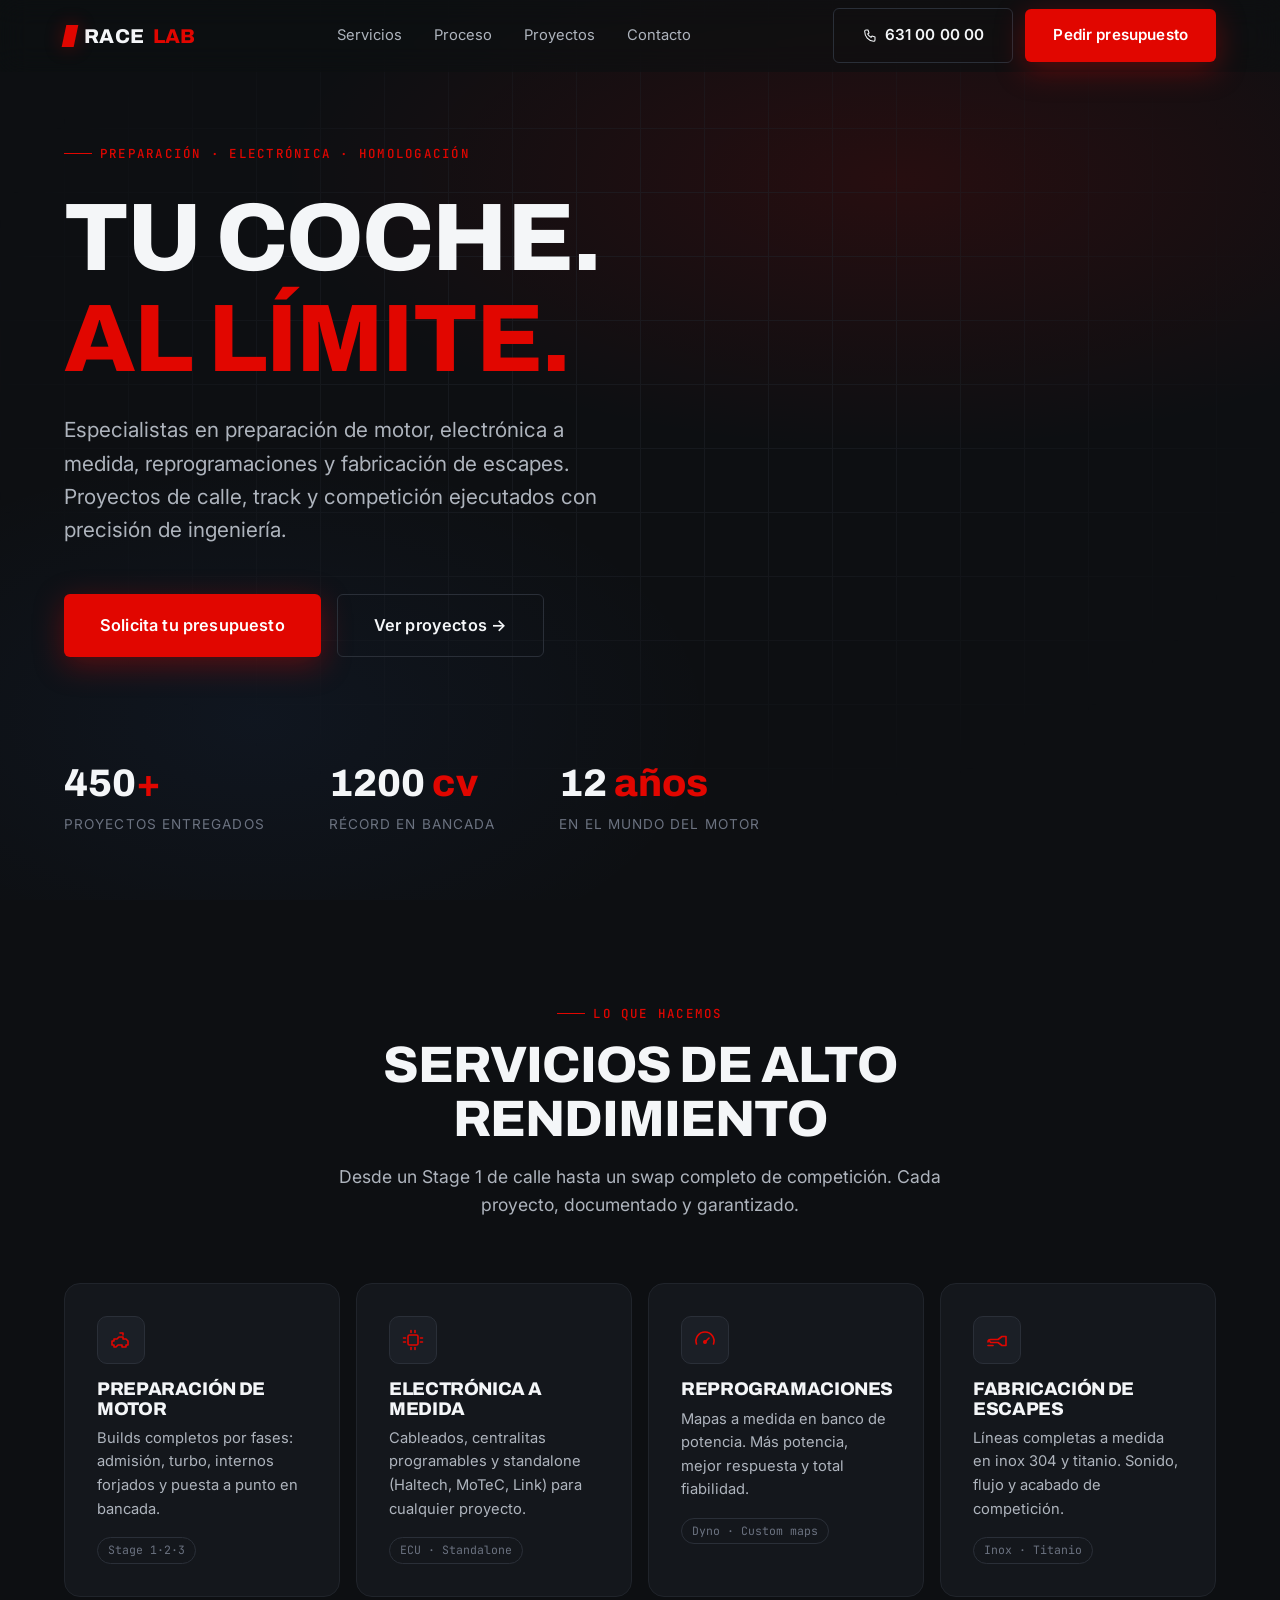
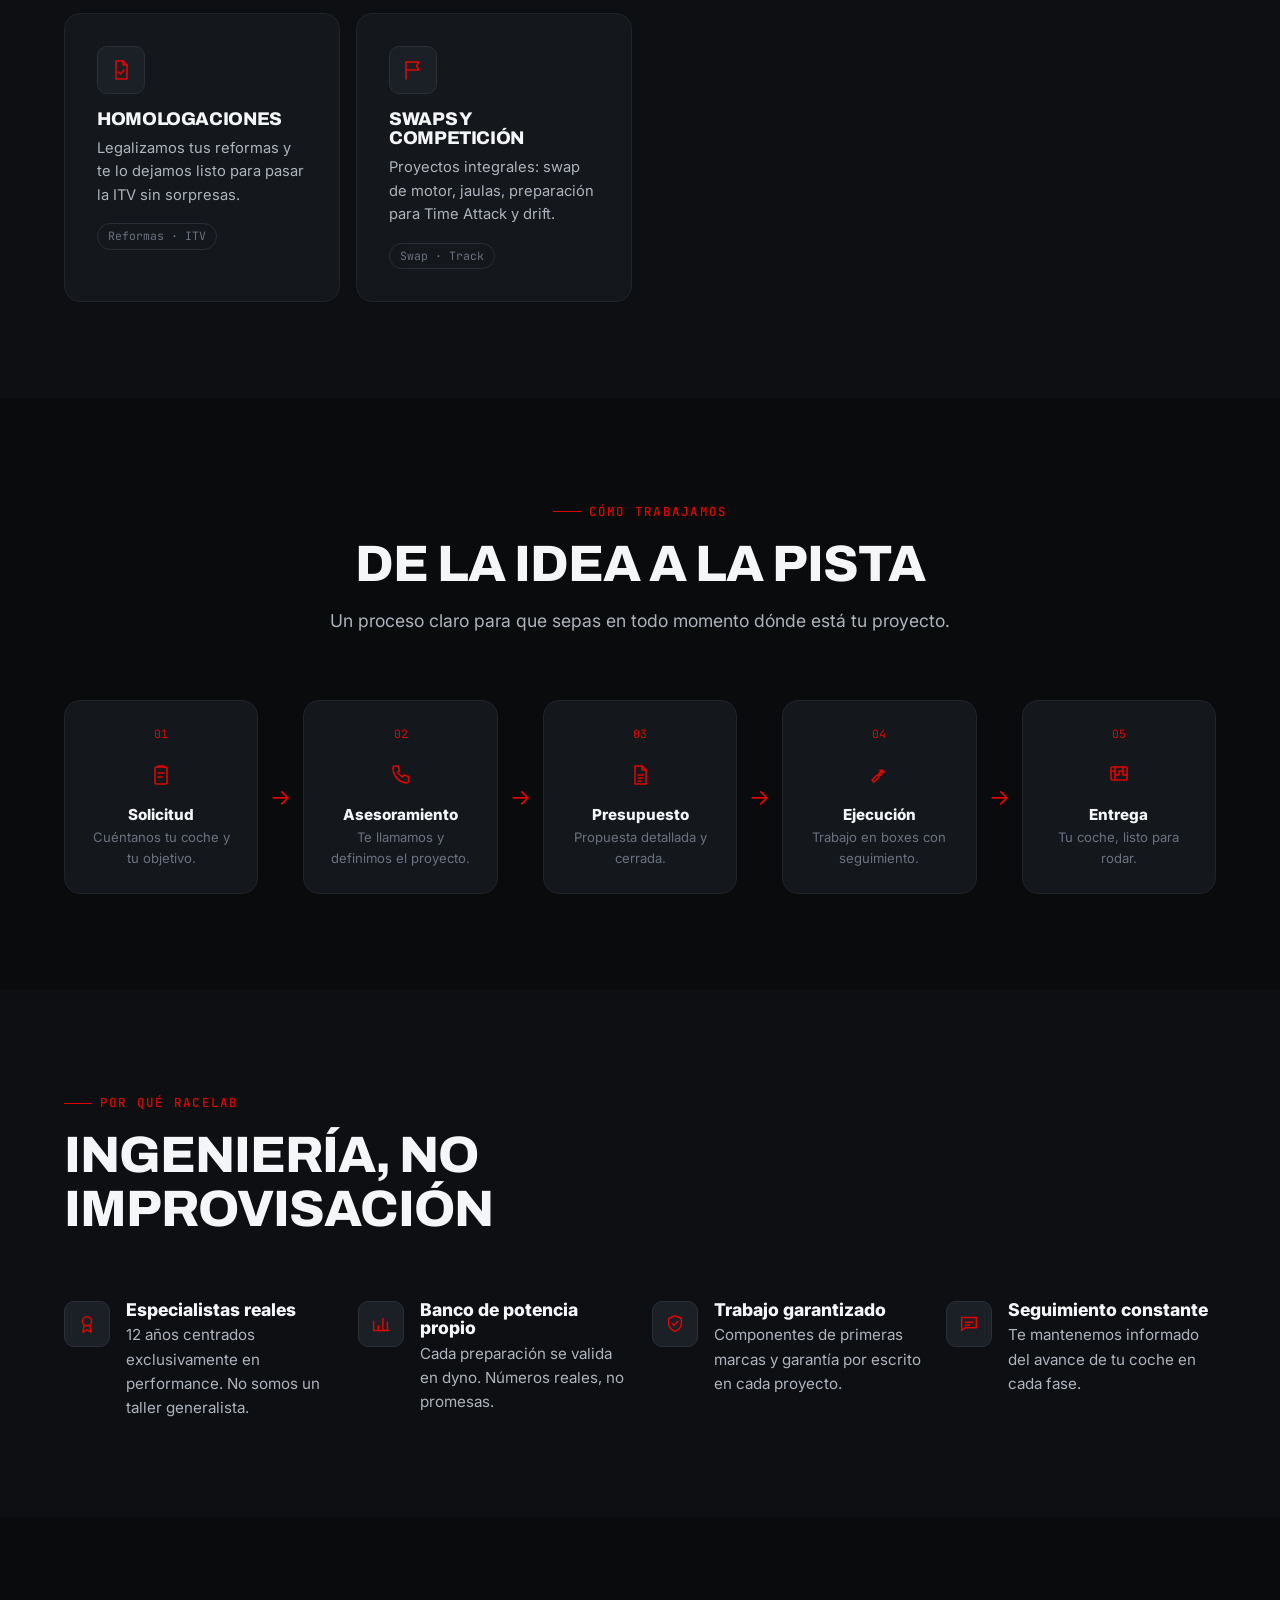
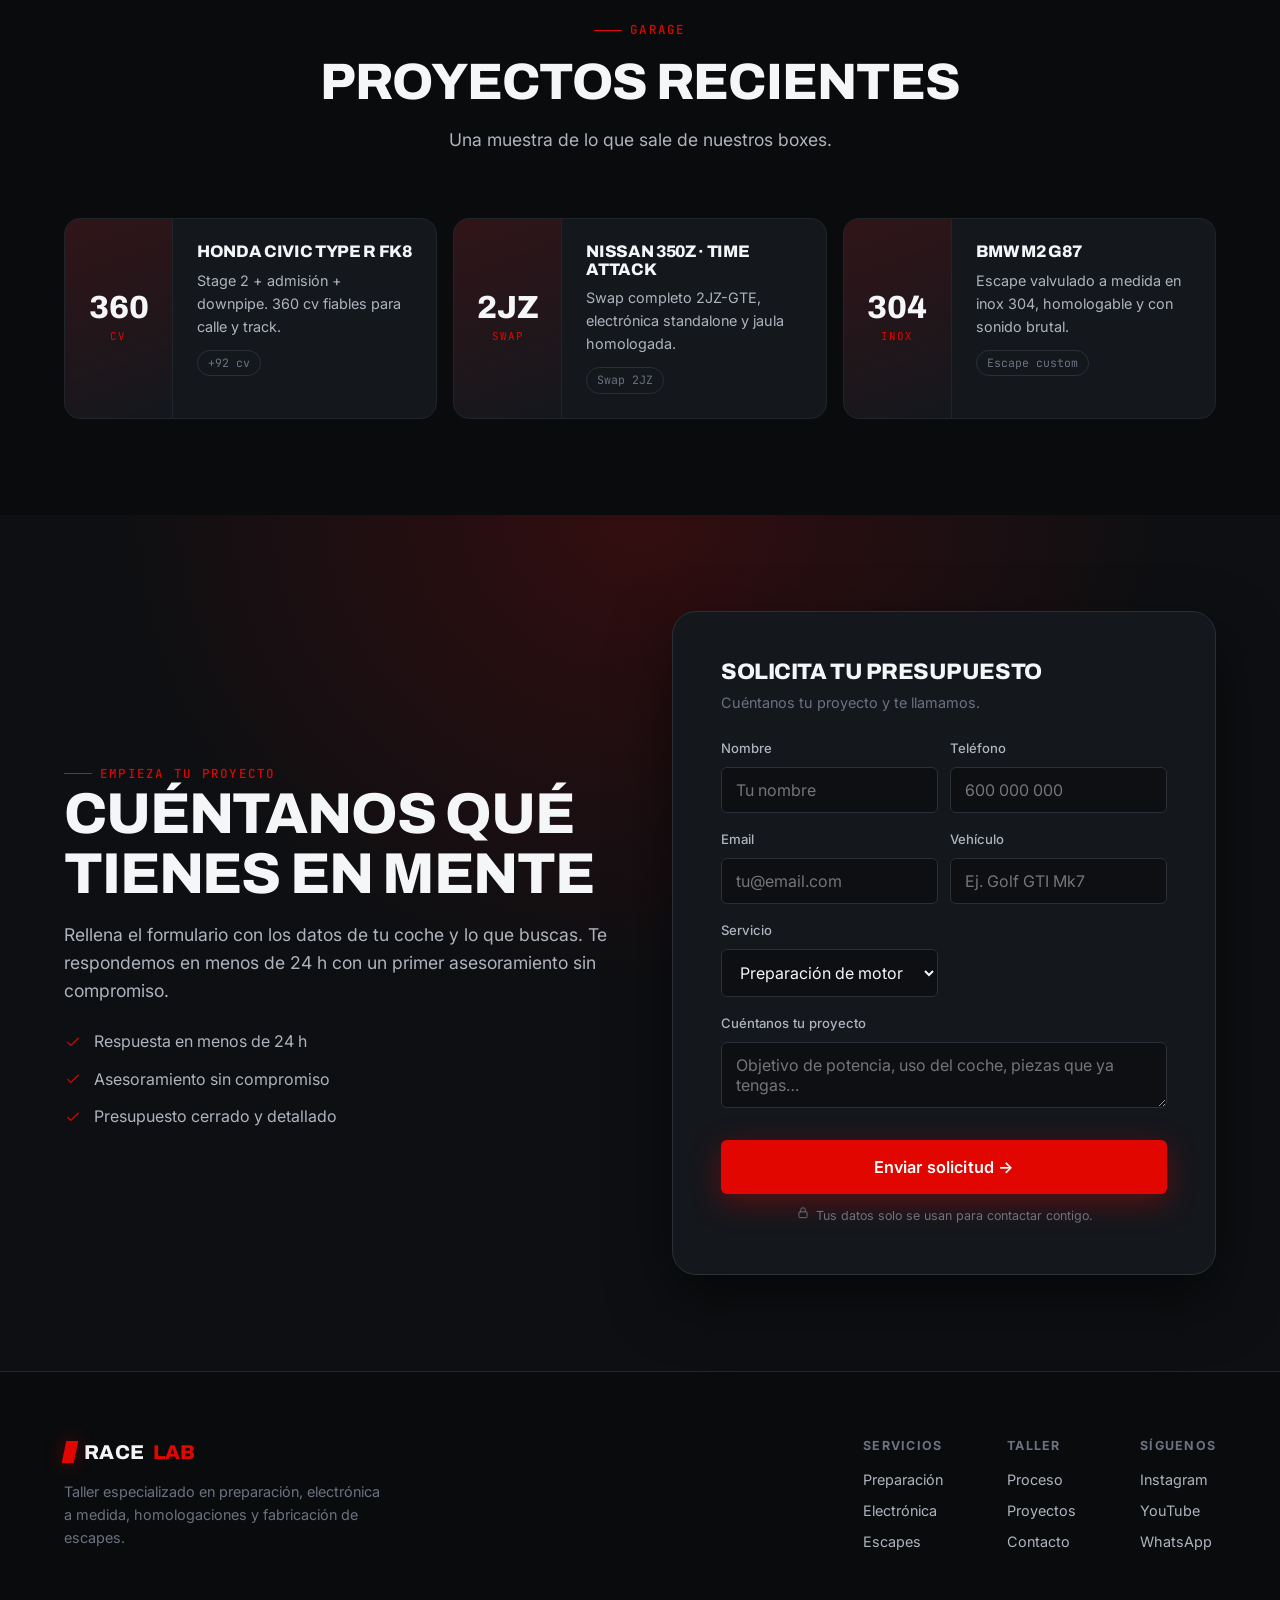
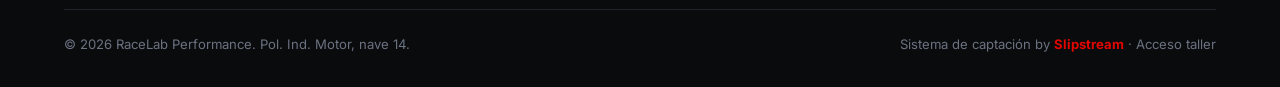
<file: index.html>
<!DOCTYPE html>
<html lang="es">
<head>
  <meta charset="UTF-8" />
  <meta name="viewport" content="width=device-width, initial-scale=1.0" />
  <title>RaceLab Performance · Preparación, electrónica y homologación</title>
  <meta name="description" content="Taller especializado en preparación de motor, electrónica a medida, homologaciones y fabricación de escapes. Lleva tu coche al siguiente nivel." />
  <link rel="stylesheet" href="assets/css/tokens.css" />
  <link rel="stylesheet" href="assets/css/base.css" />
  <link rel="stylesheet" href="assets/css/landing.css" />
</head>
<body>

  <!-- ===== NAV ===== -->
  <header class="nav" id="nav">
    <div class="container">
      <a href="#" class="brand"><span class="mark"></span>RACE<span>LAB</span></a>
      <nav class="nav-links">
        <a href="#servicios">Servicios</a>
        <a href="#proceso">Proceso</a>
        <a href="#proyectos">Proyectos</a>
        <a href="#contacto">Contacto</a>
      </nav>
      <div class="nav-cta">
        <a href="tel:+34600000000" class="btn btn-ghost btn-tel"><span>631 00 00 00</span></a>
        <a href="#contacto" class="btn btn-primary">Pedir presupuesto</a>
        <button class="nav-toggle" aria-label="Menú">☰</button>
      </div>
    </div>
  </header>

  <!-- ===== HERO ===== -->
  <section class="hero">
    <div class="hero-bg"></div>
    <div class="hero-grid"></div>
    <div class="container">
      <div class="hero-inner">
        <span class="eyebrow reveal">Preparación · Electrónica · Homologación</span>
        <h1 class="reveal">Tu coche.<br /><span class="accent">Al límite.</span></h1>
        <p class="hero-sub reveal">Especialistas en preparación de motor, electrónica a medida, reprogramaciones y fabricación de escapes. Proyectos de calle, track y competición ejecutados con precisión de ingeniería.</p>
        <div class="hero-actions reveal">
          <a href="#contacto" class="btn btn-primary btn-lg">Solicita tu presupuesto</a>
          <a href="#proyectos" class="btn btn-ghost btn-lg">Ver proyectos →</a>
        </div>
        <div class="hero-stats reveal">
          <div class="stat"><div class="num" data-count="450">0<span>+</span></div><div class="lbl">proyectos entregados</div></div>
          <div class="stat"><div class="num" data-count="1200">0<span>cv</span></div><div class="lbl">récord en bancada</div></div>
          <div class="stat"><div class="num" data-count="12">0<span> años</span></div><div class="lbl">en el mundo del motor</div></div>
        </div>
      </div>
    </div>
  </section>

  <!-- ===== SERVICIOS ===== -->
  <section class="section" id="servicios">
    <div class="container">
      <div class="sec-head center reveal">
        <span class="eyebrow">Lo que hacemos</span>
        <h2>Servicios de alto rendimiento</h2>
        <p>Desde un Stage 1 de calle hasta un swap completo de competición. Cada proyecto, documentado y garantizado.</p>
      </div>
      <div class="cases-grid" id="cfg-services"></div>
    </div>
  </section>

  <!-- ===== PROCESO ===== -->
  <section class="section problem" id="proceso">
    <div class="container">
      <div class="sec-head center reveal">
        <span class="eyebrow">Cómo trabajamos</span>
        <h2>De la idea a la pista</h2>
        <p>Un proceso claro para que sepas en todo momento dónde está tu proyecto.</p>
      </div>
      <div class="flow">
        <div class="flow-step reveal"><div class="n">01</div><div class="ic" data-icon="clipboard"></div><h4>Solicitud</h4><p>Cuéntanos tu coche y tu objetivo.</p></div>
        <div class="flow-arrow">→</div>
        <div class="flow-step reveal"><div class="n">02</div><div class="ic" data-icon="phone"></div><h4>Asesoramiento</h4><p>Te llamamos y definimos el proyecto.</p></div>
        <div class="flow-arrow">→</div>
        <div class="flow-step reveal"><div class="n">03</div><div class="ic" data-icon="file"></div><h4>Presupuesto</h4><p>Propuesta detallada y cerrada.</p></div>
        <div class="flow-arrow">→</div>
        <div class="flow-step reveal"><div class="n">04</div><div class="ic" data-icon="wrench"></div><h4>Ejecución</h4><p>Trabajo en boxes con seguimiento.</p></div>
        <div class="flow-arrow">→</div>
        <div class="flow-step reveal"><div class="n">05</div><div class="ic" data-icon="checkered"></div><h4>Entrega</h4><p>Tu coche, listo para rodar.</p></div>
      </div>
    </div>
  </section>

  <!-- ===== POR QUÉ NOSOTROS ===== -->
  <section class="section">
    <div class="container">
      <div class="sec-head reveal">
        <span class="eyebrow" id="cfg-why-eyebrow">Por qué RaceLab</span>
        <h2>Ingeniería, no improvisación</h2>
      </div>
      <div class="benefits-grid" id="cfg-why"></div>
    </div>
  </section>

  <!-- ===== PROYECTOS ===== -->
  <section class="section demo" id="proyectos">
    <div class="container">
      <div class="sec-head center reveal">
        <span class="eyebrow">Garage</span>
        <h2>Proyectos recientes</h2>
        <p>Una muestra de lo que sale de nuestros boxes.</p>
      </div>
      <div class="cases-grid" id="cfg-projects"></div>
    </div>
  </section>

  <!-- ===== CTA FINAL / FORM ===== -->
  <section class="section cta-final" id="contacto">
    <div class="cta-final-bg"></div>
    <div class="container">
      <div class="cta-grid">
        <div class="cta-copy reveal">
          <span class="eyebrow">Empieza tu proyecto</span>
          <h2>Cuéntanos qué tienes en mente</h2>
          <p>Rellena el formulario con los datos de tu coche y lo que buscas. Te respondemos en menos de 24 h con un primer asesoramiento sin compromiso.</p>
          <ul class="cta-list">
            <li><span class="chk" data-icon="check"></span> Respuesta en menos de 24 h</li>
            <li><span class="chk" data-icon="check"></span> Asesoramiento sin compromiso</li>
            <li><span class="chk" data-icon="check"></span> Presupuesto cerrado y detallado</li>
          </ul>
        </div>
        <div class="form-card reveal">
          <h3>Solicita tu presupuesto</h3>
          <p class="sub">Cuéntanos tu proyecto y te llamamos.</p>
          <form id="lead-form">
            <div class="field-row">
              <div class="field"><label>Nombre</label><input type="text" name="name" placeholder="Tu nombre" required /></div>
              <div class="field"><label>Teléfono</label><input type="tel" name="phone" placeholder="600 000 000" required /></div>
            </div>
            <div class="field-row">
              <div class="field"><label>Email</label><input type="email" name="email" placeholder="tu@email.com" required /></div>
              <div class="field"><label>Vehículo</label><input type="text" name="vehicle" placeholder="Ej. Golf GTI Mk7" required /></div>
            </div>
            <div class="field-row">
              <div class="field"><label>Servicio</label>
                <select name="service">
                  <option>Preparación de motor</option>
                  <option>Electrónica a medida</option>
                  <option>Reprogramación</option>
                  <option>Fabricación de escape</option>
                  <option>Homologación</option>
                  <option>Swap / Competición</option>
                </select>
              </div>
            </div>
            <div class="field"><label>Cuéntanos tu proyecto</label><textarea name="message" rows="2" placeholder="Objetivo de potencia, uso del coche, piezas que ya tengas…"></textarea></div>
            <button type="submit" class="btn btn-primary btn-lg">Enviar solicitud →</button>
            <p class="form-note"><span data-icon="lock"></span> Tus datos solo se usan para contactar contigo.</p>
          </form>
        </div>
      </div>
    </div>
  </section>

  <!-- ===== FOOTER ===== -->
  <footer class="footer">
    <div class="container">
      <div class="footer-grid">
        <div>
          <a href="#" class="brand"><span class="mark"></span>RACE<span>LAB</span></a>
          <p>Taller especializado en preparación, electrónica a medida, homologaciones y fabricación de escapes.</p>
        </div>
        <div class="footer-cols">
          <div class="footer-col"><h5>Servicios</h5><a href="#servicios">Preparación</a><a href="#servicios">Electrónica</a><a href="#servicios">Escapes</a></div>
          <div class="footer-col"><h5>Taller</h5><a href="#proceso">Proceso</a><a href="#proyectos">Proyectos</a><a href="#contacto">Contacto</a></div>
          <div class="footer-col"><h5>Síguenos</h5><a href="#">Instagram</a><a href="#">YouTube</a><a href="#">WhatsApp</a></div>
        </div>
      </div>
      <div class="footer-bot">
        <span id="cfg-footer-bottom">© 2026 RaceLab Performance. Pol. Ind. Motor, nave 14.</span>
        <span id="cfg-footer-note">Sistema de captación by <strong style="color:var(--c-red)">Slipstream</strong> · <a href="app.html" style="color:var(--c-text-dim)">Acceso taller</a></span>
      </div>
    </div>
  </footer>

  <!-- ===== CONFIRMACIÓN (cliente) ===== -->
  <div class="auto-overlay" id="auto-overlay">
    <div class="auto-card">
      <h3>Solicitud enviada</h3>
      <p id="cfg-confirm-text">Gracias por confiar en RaceLab. Hemos recibido los datos de tu proyecto y te contactaremos en menos de 24 horas.</p>
      <div class="auto-steps">
        <div class="auto-step" data-step="0"><div class="si" data-icon="check"></div><div><div class="st">Solicitud recibida</div><div class="sd">Tus datos están a salvo</div></div><span class="check" data-icon="check"></span></div>
        <div class="auto-step" data-step="1"><div class="si" data-icon="inbox"></div><div><div class="st">Registrada en el taller</div><div class="sd">Ya estás en nuestra cola de proyectos</div></div><span class="check" data-icon="check"></span></div>
        <div class="auto-step" data-step="2"><div class="si" data-icon="phone"></div><div><div class="st">Te llamaremos pronto</div><div class="sd">Asesoramiento sin compromiso</div></div><span class="check" data-icon="check"></span></div>
      </div>
      <div class="auto-actions">
        <button class="btn btn-primary" id="auto-close">Perfecto</button>
      </div>
    </div>
  </div>

  <div class="toast-wrap" id="toast-wrap"></div>

  <script src="assets/js/config.js"></script>
  <script src="assets/js/icons.js"></script>
  <script src="assets/js/brand.js"></script>
  <script src="assets/js/data.js"></script>
  <script src="assets/js/landing.js"></script>
</body>
</html>
</file>
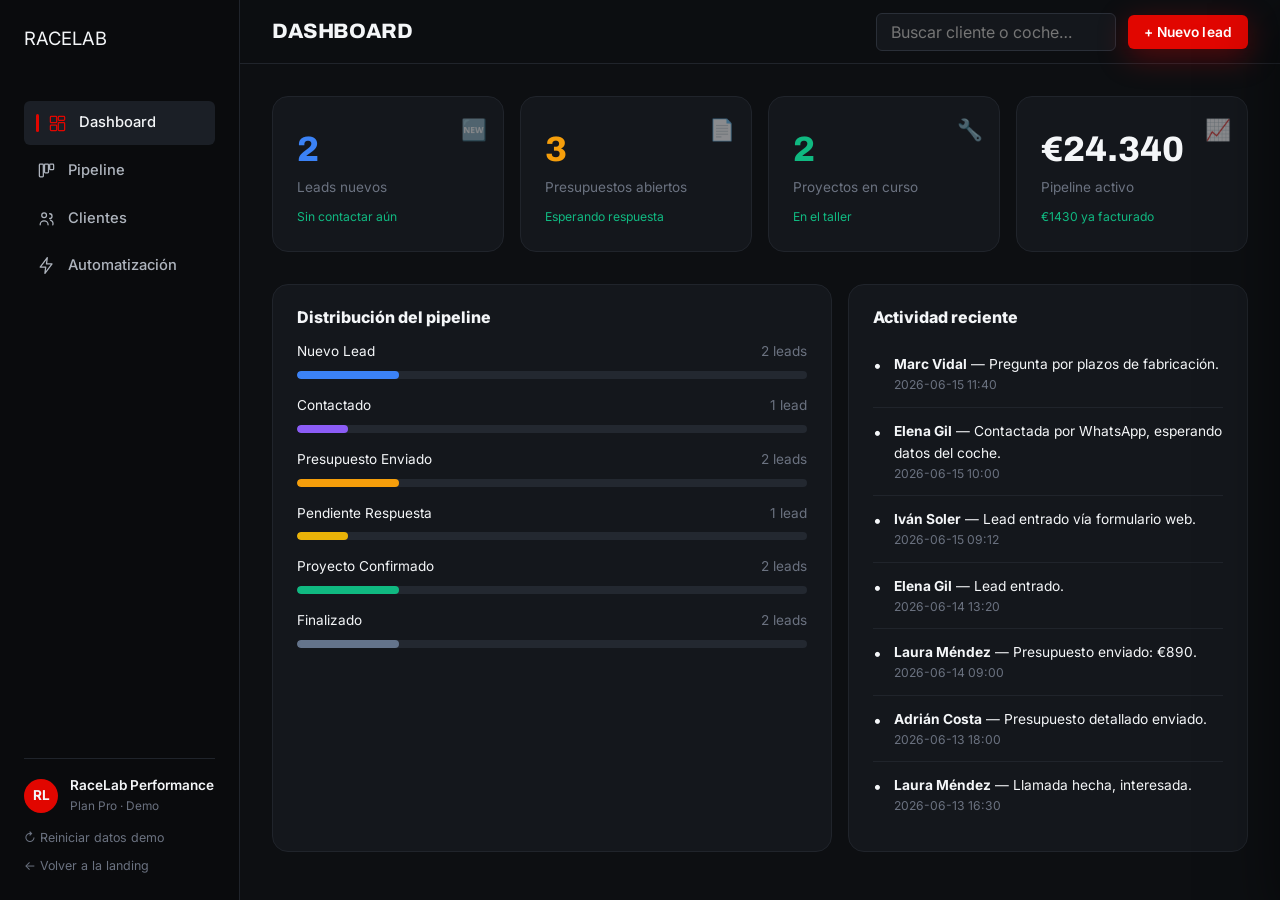
<file: app.html>
<!DOCTYPE html>
<html lang="es">
<head>
  <meta charset="UTF-8" />
  <meta name="viewport" content="width=device-width, initial-scale=1.0" />
  <title>Slipstream CRM · Panel del taller</title>
  <link rel="stylesheet" href="assets/css/tokens.css" />
  <link rel="stylesheet" href="assets/css/base.css" />
  <link rel="stylesheet" href="assets/css/app.css" />
</head>
<body class="app">

  <div class="layout">
    <!-- ===== SIDEBAR ===== -->
    <aside class="sidebar">
      <a href="index.html" class="brand"><span class="mark"></span>SLIP<span>STREAM</span></a>
      <nav class="side-nav" id="side-nav">
        <a data-view="dashboard" class="active"><span class="ic" data-icon="dashboard"></span> Dashboard</a>
        <a data-view="pipeline"><span class="ic" data-icon="pipeline"></span> Pipeline</a>
        <a data-view="clientes"><span class="ic" data-icon="users"></span> Clientes</a>
        <a data-view="automatizacion"><span class="ic" data-icon="zap"></span> Automatización</a>
      </nav>
      <div class="side-foot">
        <div class="who">
          <div class="av">RL</div>
          <div><div class="nm">RaceLab Performance</div><div class="rl">Plan Pro · Demo</div></div>
        </div>
        <div class="reset" id="reset-data">↻ Reiniciar datos demo</div>
        <a href="index.html" class="back">← Volver a la landing</a>
      </div>
    </aside>

    <!-- ===== MAIN ===== -->
    <main class="main">
      <div class="mobile-bar">
        <a href="index.html" class="brand"><span class="mark"></span>SLIP<span>STREAM</span></a>
        <select id="mobile-view">
          <option value="dashboard">Dashboard</option>
          <option value="pipeline">Pipeline</option>
          <option value="clientes">Clientes</option>
          <option value="automatizacion">Automatización</option>
        </select>
      </div>
      <div class="topbar">
        <h1 id="view-title">Dashboard</h1>
        <div class="tools">
          <input class="search" id="search" type="search" placeholder="Buscar cliente o coche…" />
          <button class="btn btn-primary btn-sm" id="new-lead-btn">+ Nuevo lead</button>
        </div>
      </div>

      <!-- DASHBOARD -->
      <section class="view" id="view-dashboard">
        <div class="kpis" id="kpis"></div>
        <div class="panel-row">
          <div class="panel">
            <h3>Distribución del pipeline</h3>
            <div id="pipeline-bars"></div>
          </div>
          <div class="panel">
            <h3>Actividad reciente</h3>
            <div id="feed"></div>
          </div>
        </div>
      </section>

      <!-- PIPELINE -->
      <section class="view" id="view-pipeline" hidden>
        <div class="board" id="board"></div>
      </section>

      <!-- CLIENTES -->
      <section class="view" id="view-clientes" hidden>
        <table class="table">
          <thead><tr><th>Cliente</th><th>Vehículo</th><th>Servicio</th><th>Temperatura</th><th>Estado</th><th>Valor</th><th>Origen</th></tr></thead>
          <tbody id="client-rows"></tbody>
        </table>
      </section>

      <!-- AUTOMATIZACIÓN -->
      <section class="view" id="view-automatizacion" hidden>
        <div class="panel" style="max-width:760px;margin:0 auto;">
          <h3>Flujo de automatización activo</h3>
          <p style="color:var(--c-text-soft);font-size:0.92rem;margin-bottom:24px;">Cada vez que un cliente envía el formulario de la web, este flujo se ejecuta automáticamente. Pulsa el botón para simularlo.</p>
          <div class="auto-steps" id="auto-steps-app">
            <div class="auto-step" data-step="0"><div class="si" data-icon="clipboard"></div><div><div class="st">Formulario web</div><div class="sd">Captura de datos del cliente</div></div><span class="check" data-icon="check"></span></div>
            <div class="auto-step" data-step="1"><div class="si" data-icon="webhook"></div><div><div class="st">Webhook</div><div class="sd">Envío seguro al servidor</div></div><span class="check" data-icon="check"></span></div>
            <div class="auto-step" data-step="2"><div class="si" data-icon="cog"></div><div><div class="st">n8n · motor de automatización</div><div class="sd">Clasifica el lead como frío, templado o caliente</div></div><span class="check" data-icon="check"></span></div>
            <div class="auto-step" data-step="3"><div class="si" data-icon="pipeline"></div><div><div class="st">CRM</div><div class="sd">Lead creado en "Nuevo Lead"</div></div><span class="check" data-icon="check"></span></div>
            <div class="auto-step" data-step="4"><div class="si" data-icon="bell"></div><div><div class="st">Notificación</div><div class="sd">Email al taller según prioridad</div></div><span class="check" data-icon="check"></span></div>
          </div>
          <button class="btn btn-primary btn-lg" id="sim-auto" style="margin-top:24px;width:100%;">Simular entrada de lead</button>
        </div>
      </section>
    </main>
  </div>

  <!-- ===== DRAWER DETALLE ===== -->
  <div class="drawer-bg" id="drawer-bg"></div>
  <aside class="drawer" id="drawer">
    <div class="drawer-head">
      <div><h2 id="d-name"></h2><div class="veh" id="d-veh"></div></div>
      <span class="x" id="d-close">✕</span>
    </div>
    <div class="drawer-body" id="drawer-body"></div>
  </aside>

  <div class="toast-wrap" id="toast-wrap"></div>

  <script src="assets/js/config.js"></script>
  <script src="assets/js/icons.js"></script>
  <script src="assets/js/brand.js"></script>
  <script src="assets/js/data.js"></script>
  <script src="assets/js/crm.js"></script>
</body>
</html>
</file>
<file: assets/css/tokens.css>
/* ============================================
   SLIPSTREAM · Design Tokens
   Sistema de diseño motorsport premium
   ============================================ */

:root {
  /* --- Color · base oscura --- */
  --c-black:        #0a0b0d;
  --c-bg:           #0d0f12;
  --c-surface:      #14171c;
  --c-surface-2:    #1b1f26;
  --c-surface-3:    #232830;
  --c-border:       #2a2f38;
  --c-border-soft:  #20242b;

  /* --- Color · texto --- */
  --c-text:         #f4f6f8;
  --c-text-soft:    #aeb4bd;
  --c-text-dim:     #6b7280;

  /* --- Color · acento motorsport --- */
  --c-red:          #e10600;
  --c-red-bright:   #ff1e15;
  --c-red-dark:     #b00500;
  --c-red-glow:     rgba(225, 6, 0, 0.35);

  /* --- Color · estados CRM --- */
  --c-new:          #3b82f6;
  --c-contacted:    #8b5cf6;
  --c-quote:        #f59e0b;
  --c-pending:      #eab308;
  --c-confirmed:    #10b981;
  --c-done:         #64748b;

  /* --- Tipografía --- */
  --font-display: "Archivo", "Arial Narrow", system-ui, sans-serif;
  --font-body:    "Inter", system-ui, -apple-system, sans-serif;
  --font-mono:    "JetBrains Mono", "SF Mono", monospace;

  --fw-regular: 400;
  --fw-medium:  500;
  --fw-semibold:600;
  --fw-bold:    700;
  --fw-black:   800;

  /* --- Espaciado --- */
  --sp-1: 4px;
  --sp-2: 8px;
  --sp-3: 12px;
  --sp-4: 16px;
  --sp-5: 24px;
  --sp-6: 32px;
  --sp-7: 48px;
  --sp-8: 64px;
  --sp-9: 96px;
  --sp-10:128px;

  /* --- Radios --- */
  --r-sm: 6px;
  --r-md: 10px;
  --r-lg: 16px;
  --r-xl: 24px;
  --r-full: 999px;

  /* --- Sombras --- */
  --sh-sm: 0 1px 2px rgba(0,0,0,0.4);
  --sh-md: 0 8px 24px rgba(0,0,0,0.45);
  --sh-lg: 0 24px 60px rgba(0,0,0,0.55);
  --sh-red: 0 8px 30px var(--c-red-glow);

  /* --- Layout --- */
  --maxw: 1200px;
  --nav-h: 72px;

  /* --- Transiciones --- */
  --t-fast: 140ms cubic-bezier(0.4, 0, 0.2, 1);
  --t-med:  240ms cubic-bezier(0.4, 0, 0.2, 1);
  --t-slow: 420ms cubic-bezier(0.16, 1, 0.3, 1);
}
</file>
<file: assets/css/base.css>
/* ============================================
   SLIPSTREAM · Base / Reset
   ============================================ */

@import url('https://fonts.googleapis.com/css2?family=Archivo:wght@500;600;700;800&family=Inter:wght@400;500;600;700&family=JetBrains+Mono:wght@400;500&display=swap');

*, *::before, *::after { box-sizing: border-box; margin: 0; padding: 0; }

html { scroll-behavior: smooth; -webkit-text-size-adjust: 100%; }

body {
  font-family: var(--font-body);
  background: var(--c-bg);
  color: var(--c-text);
  line-height: 1.6;
  font-size: 16px;
  -webkit-font-smoothing: antialiased;
  text-rendering: optimizeLegibility;
  overflow-x: hidden;
}

h1, h2, h3, h4 {
  font-family: var(--font-display);
  font-weight: var(--fw-black);
  line-height: 1.05;
  letter-spacing: -0.02em;
  text-transform: uppercase;
}

a { color: inherit; text-decoration: none; }
button { font-family: inherit; cursor: pointer; border: none; background: none; color: inherit; }
img { max-width: 100%; display: block; }
ul { list-style: none; }
input, textarea, select { font-family: inherit; font-size: inherit; }

::selection { background: var(--c-red); color: #fff; }

/* --- Scrollbar --- */
::-webkit-scrollbar { width: 10px; height: 10px; }
::-webkit-scrollbar-track { background: var(--c-bg); }
::-webkit-scrollbar-thumb { background: var(--c-surface-3); border-radius: var(--r-full); }
::-webkit-scrollbar-thumb:hover { background: var(--c-border); }

/* --- Utilidades layout --- */
.container { width: 100%; max-width: var(--maxw); margin: 0 auto; padding: 0 var(--sp-5); }

.section { padding: var(--sp-9) 0; position: relative; }

.eyebrow {
  font-family: var(--font-mono);
  font-size: 0.78rem;
  letter-spacing: 0.18em;
  text-transform: uppercase;
  color: var(--c-red);
  font-weight: var(--fw-medium);
  display: inline-flex;
  align-items: center;
  gap: var(--sp-2);
}
.eyebrow::before {
  content: "";
  width: 28px; height: 1px;
  background: var(--c-red);
}

/* --- Botones --- */
.btn {
  display: inline-flex;
  align-items: center;
  justify-content: center;
  gap: var(--sp-2);
  padding: 14px 28px;
  border-radius: var(--r-sm);
  font-weight: var(--fw-semibold);
  font-size: 0.95rem;
  letter-spacing: 0.01em;
  transition: transform var(--t-fast), box-shadow var(--t-fast), background var(--t-fast);
  white-space: nowrap;
}
.btn:active { transform: translateY(1px); }

.btn-primary {
  background: var(--c-red);
  color: #fff;
  box-shadow: var(--sh-red);
}
.btn-primary:hover { background: var(--c-red-bright); box-shadow: 0 10px 36px var(--c-red-glow); transform: translateY(-2px); }

.btn-ghost {
  background: transparent;
  color: var(--c-text);
  border: 1px solid var(--c-border);
}
.btn-ghost:hover { border-color: var(--c-text-soft); background: var(--c-surface); }

.btn-danger { background: transparent; color: #e55; border: 1px solid #e55; }
.btn-danger:hover { background: rgba(220,50,50,.12); border-color: #f66; color: #f88; }

.btn-lg { padding: 17px 36px; font-size: 1.02rem; }

/* --- Animaciones de entrada --- */
.reveal { opacity: 0; transform: translateY(24px); transition: opacity var(--t-slow), transform var(--t-slow); }
.reveal.in { opacity: 1; transform: none; }

@media (prefers-reduced-motion: reduce) {
  * { animation: none !important; transition: none !important; scroll-behavior: auto !important; }
  .reveal { opacity: 1; transform: none; }
}
</file>
<file: assets/css/landing.css>
/* ============================================
   SLIPSTREAM · Landing
   ============================================ */

/* --- Nav --- */
.nav {
  position: fixed; top: 0; left: 0; right: 0;
  height: var(--nav-h);
  display: flex; align-items: center;
  z-index: 100;
  background: rgba(13,15,18,0.6);
  backdrop-filter: blur(14px);
  border-bottom: 1px solid transparent;
  transition: background var(--t-med), border-color var(--t-med);
}
.nav.scrolled { background: rgba(13,15,18,0.92); border-color: var(--c-border-soft); }
.nav .container { display: flex; align-items: center; justify-content: space-between; }

.brand { display: flex; align-items: center; gap: var(--sp-2); font-family: var(--font-display); font-weight: var(--fw-black); font-size: 1.25rem; letter-spacing: 0.02em; text-transform: uppercase; }
.brand .mark { width: 12px; height: 22px; background: var(--c-red); transform: skewX(-12deg); box-shadow: 0 0 18px var(--c-red-glow); }
.brand span { color: var(--c-red); }

.nav-links { display: flex; align-items: center; gap: var(--sp-6); }
.nav-links a { font-size: 0.92rem; color: var(--c-text-soft); transition: color var(--t-fast); }
.nav-links a:hover { color: var(--c-text); }
.nav-cta { display: flex; gap: var(--sp-3); align-items: center; }
.nav-toggle { display: none; }

/* --- Hero --- */
.hero {
  position: relative;
  min-height: 100vh;
  display: flex; align-items: center;
  padding-top: var(--nav-h);
  overflow: hidden;
}
.hero-bg {
  position: absolute; inset: 0; z-index: 0;
  background:
    radial-gradient(ellipse 80% 50% at 70% 20%, rgba(225,6,0,0.12), transparent 60%),
    radial-gradient(ellipse 60% 50% at 20% 80%, rgba(59,130,246,0.06), transparent 60%),
    var(--c-bg);
}
.hero-grid {
  position: absolute; inset: 0; z-index: 0;
  background-image:
    linear-gradient(var(--c-border-soft) 1px, transparent 1px),
    linear-gradient(90deg, var(--c-border-soft) 1px, transparent 1px);
  background-size: 64px 64px;
  mask-image: radial-gradient(ellipse 70% 70% at 50% 40%, #000 30%, transparent 75%);
  opacity: 0.5;
}
.hero .container { position: relative; z-index: 2; }
.hero-inner { max-width: 820px; }

.hero h1 {
  font-size: clamp(2.8rem, 8vw, 6rem);
  margin: var(--sp-5) 0 var(--sp-5);
}
.hero h1 .accent { color: var(--c-red); }
.hero-sub {
  font-size: clamp(1.05rem, 2vw, 1.3rem);
  color: var(--c-text-soft);
  max-width: 560px;
  margin-bottom: var(--sp-7);
}
.hero-actions { display: flex; gap: var(--sp-4); flex-wrap: wrap; }

.hero-stats {
  display: flex; gap: var(--sp-8);
  margin-top: var(--sp-9);
  flex-wrap: wrap;
}
.stat .num { font-family: var(--font-display); font-size: 2.4rem; font-weight: var(--fw-black); color: var(--c-text); }
.stat .num span { color: var(--c-red); }
.stat .lbl { font-size: 0.85rem; color: var(--c-text-dim); text-transform: uppercase; letter-spacing: 0.08em; }

/* --- Section headers --- */
.sec-head { max-width: 680px; margin-bottom: var(--sp-8); }
.sec-head h2 { font-size: clamp(2rem, 4.5vw, 3.2rem); margin: var(--sp-4) 0 var(--sp-4); }
.sec-head p { color: var(--c-text-soft); font-size: 1.1rem; }
.sec-head.center { margin-left: auto; margin-right: auto; text-align: center; }
.sec-head.center .eyebrow { justify-content: center; }

/* --- Problema --- */
.problem { background: var(--c-black); }
.problem-grid { display: grid; grid-template-columns: repeat(auto-fit, minmax(240px,1fr)); gap: var(--sp-4); }
.problem-card {
  background: var(--c-surface);
  border: 1px solid var(--c-border-soft);
  border-radius: var(--r-lg);
  padding: var(--sp-6);
  position: relative;
  transition: transform var(--t-med), border-color var(--t-med);
}
.problem-card:hover { transform: translateY(-4px); border-color: var(--c-red-dark); }
.problem-card .ic { font-size: 1.6rem; margin-bottom: var(--sp-3); }
.problem-card h3 { font-size: 1.05rem; margin-bottom: var(--sp-2); text-transform: none; font-family: var(--font-body); font-weight: var(--fw-semibold); letter-spacing: 0; }
.problem-card p { color: var(--c-text-dim); font-size: 0.92rem; }
.problem-card .badge { position: absolute; top: var(--sp-4); right: var(--sp-4); font-family: var(--font-mono); font-size: 0.7rem; color: var(--c-red); }

/* --- Solución / flujo --- */
.flow { display: flex; align-items: stretch; gap: var(--sp-3); flex-wrap: wrap; justify-content: center; margin-top: var(--sp-7); }
.flow-step {
  flex: 1; min-width: 150px;
  background: var(--c-surface);
  border: 1px solid var(--c-border-soft);
  border-radius: var(--r-lg);
  padding: var(--sp-5);
  text-align: center;
  position: relative;
}
.flow-step .n { font-family: var(--font-mono); font-size: 0.72rem; color: var(--c-red); }
.flow-step .ic { margin: var(--sp-3) auto; width: 40px; height: 40px; display: grid; place-items: center; color: var(--c-red); }
.flow-step .ic svg { width: 24px; height: 24px; }
.flow-step h4 { font-size: 0.95rem; text-transform: none; font-family: var(--font-body); letter-spacing: 0; }
.flow-step p { font-size: 0.82rem; color: var(--c-text-dim); margin-top: var(--sp-1); }
.flow-arrow { display: flex; align-items: center; color: var(--c-red); font-size: 1.4rem; }

/* --- Beneficios --- */
.benefits-grid { display: grid; grid-template-columns: repeat(auto-fit,minmax(250px,1fr)); gap: var(--sp-5); }
.benefit { display: flex; gap: var(--sp-4); align-items: flex-start; }
.benefit .ic { flex-shrink: 0; width: 46px; height: 46px; border-radius: var(--r-md); background: var(--c-surface-2); border: 1px solid var(--c-border); display: grid; place-items: center; color: var(--c-red); }
.benefit .ic svg { width: 22px; height: 22px; }
.benefit h3 { font-size: 1.1rem; margin-bottom: var(--sp-1); text-transform: none; font-family: var(--font-body); letter-spacing: 0; }
.benefit p { color: var(--c-text-soft); font-size: 0.95rem; }

/* --- Demo CRM preview --- */
.demo { background: var(--c-black); }
.demo-frame {
  margin-top: var(--sp-7);
  border-radius: var(--r-xl);
  border: 1px solid var(--c-border);
  background: var(--c-surface);
  overflow: hidden;
  box-shadow: var(--sh-lg);
}
.demo-bar { display: flex; align-items: center; gap: var(--sp-2); padding: var(--sp-3) var(--sp-4); background: var(--c-surface-2); border-bottom: 1px solid var(--c-border); }
.demo-bar .dot { width: 11px; height: 11px; border-radius: var(--r-full); background: var(--c-surface-3); }
.demo-bar .url { margin-left: var(--sp-4); font-family: var(--font-mono); font-size: 0.78rem; color: var(--c-text-dim); }
.demo-body { padding: var(--sp-6); display: grid; grid-template-columns: repeat(4,1fr); gap: var(--sp-4); }
.demo-kpi { background: var(--c-surface-2); border: 1px solid var(--c-border-soft); border-radius: var(--r-md); padding: var(--sp-4); }
.demo-kpi .v { font-family: var(--font-display); font-size: 1.8rem; font-weight: var(--fw-black); }
.demo-kpi .l { font-size: 0.8rem; color: var(--c-text-dim); }
.demo-cols { grid-column: 1/-1; display: grid; grid-template-columns: repeat(4,1fr); gap: var(--sp-3); margin-top: var(--sp-2); }
.demo-col { background: var(--c-surface-2); border-radius: var(--r-md); padding: var(--sp-3); }
.demo-col .ct { font-size: 0.74rem; text-transform: uppercase; letter-spacing: 0.08em; color: var(--c-text-dim); margin-bottom: var(--sp-3); }
.demo-mini { background: var(--c-surface-3); border-radius: var(--r-sm); padding: var(--sp-3); margin-bottom: var(--sp-2); border-left: 2px solid var(--c-red); }
.demo-mini .mn { font-size: 0.82rem; font-weight: var(--fw-semibold); }
.demo-mini .mc { font-size: 0.72rem; color: var(--c-text-dim); }
.demo-cta-wrap { text-align: center; margin-top: var(--sp-7); }

/* --- Casos de uso --- */
.cases-grid { display: grid; grid-template-columns: repeat(auto-fit,minmax(260px,1fr)); gap: var(--sp-4); }
.case {
  background: var(--c-surface);
  border: 1px solid var(--c-border-soft);
  border-radius: var(--r-lg);
  padding: var(--sp-6);
  transition: transform var(--t-med), border-color var(--t-med);
  overflow: hidden; position: relative;
}
.case::after { content: ""; position: absolute; inset: 0 0 auto 0; height: 3px; background: linear-gradient(90deg, var(--c-red), transparent); opacity: 0; transition: opacity var(--t-med); }
.case:hover { transform: translateY(-4px); border-color: var(--c-border); }
.case:hover::after { opacity: 1; }
.case .ic {
  width: 48px; height: 48px; margin-bottom: var(--sp-4);
  display: grid; place-items: center;
  border-radius: var(--r-md);
  background: var(--c-surface-2);
  border: 1px solid var(--c-border);
  color: var(--c-red);
  transition: background var(--t-med), border-color var(--t-med);
}
.case .ic svg { width: 24px; height: 24px; }
.case:hover .ic { background: var(--c-red); color: #fff; border-color: var(--c-red); }
.case h3 { font-size: 1.15rem; margin-bottom: var(--sp-2); }
.case p { color: var(--c-text-soft); font-size: 0.92rem; }
.case .tag { display:inline-block; margin-top: var(--sp-4); font-family: var(--font-mono); font-size: 0.72rem; color: var(--c-text-dim); border: 1px solid var(--c-border); padding: 3px 10px; border-radius: var(--r-full); }

/* --- Proyectos (dato de potencia protagonista) --- */
.project {
  display: flex; align-items: stretch; gap: 0;
  background: var(--c-surface);
  border: 1px solid var(--c-border-soft);
  border-radius: var(--r-lg);
  overflow: hidden;
  transition: transform var(--t-med), border-color var(--t-med);
}
.project:hover { transform: translateY(-4px); border-color: var(--c-border); }
.project-metric {
  flex-shrink: 0; width: 108px;
  display: flex; flex-direction: column; align-items: center; justify-content: center;
  background: linear-gradient(160deg, rgba(225,6,0,0.14), transparent);
  border-right: 1px solid var(--c-border-soft);
}
.project-metric .m { font-family: var(--font-display); font-weight: var(--fw-black); font-size: 2rem; line-height: 1; color: var(--c-text); }
.project-metric .u { font-family: var(--font-mono); font-size: 0.68rem; text-transform: uppercase; letter-spacing: 0.1em; color: var(--c-red); margin-top: 4px; }
.project-body { padding: var(--sp-5); }
.project-body h3 { font-size: 1.05rem; margin-bottom: var(--sp-2); }
.project-body p { color: var(--c-text-soft); font-size: 0.9rem; }
.project-body .tag { display:inline-block; margin-top: var(--sp-3); font-family: var(--font-mono); font-size: 0.72rem; color: var(--c-text-dim); border: 1px solid var(--c-border); padding: 3px 10px; border-radius: var(--r-full); }

/* --- CTA final / formulario --- */
.cta-final { position: relative; overflow: hidden; }
.cta-final-bg { position: absolute; inset: 0; background: radial-gradient(ellipse 60% 80% at 50% 0%, rgba(225,6,0,0.18), transparent 70%); z-index: 0; }
.cta-grid { position: relative; z-index: 2; display: grid; grid-template-columns: 1fr 1fr; gap: var(--sp-8); align-items: center; }
.cta-copy h2 { font-size: clamp(2.2rem, 5vw, 3.6rem); margin-bottom: var(--sp-4); }
.cta-copy p { color: var(--c-text-soft); font-size: 1.1rem; margin-bottom: var(--sp-5); }
.cta-list { display: flex; flex-direction: column; gap: var(--sp-3); }
.cta-list li { display: flex; gap: var(--sp-3); align-items: center; color: var(--c-text-soft); }
.cta-list .chk { color: var(--c-confirmed); font-weight: var(--fw-bold); }

.form-card {
  background: var(--c-surface);
  border: 1px solid var(--c-border);
  border-radius: var(--r-xl);
  padding: var(--sp-7);
  box-shadow: var(--sh-lg);
}
.form-card h3 { font-size: 1.4rem; margin-bottom: var(--sp-2); }
.form-card .sub { color: var(--c-text-dim); font-size: 0.9rem; margin-bottom: var(--sp-5); }
.field { margin-bottom: var(--sp-4); }
.field label { display: block; font-size: 0.82rem; color: var(--c-text-soft); margin-bottom: var(--sp-2); font-weight: var(--fw-medium); }
.field input, .field select, .field textarea {
  width: 100%;
  background: var(--c-bg);
  border: 1px solid var(--c-border);
  border-radius: var(--r-sm);
  padding: 12px 14px;
  color: var(--c-text);
  transition: border-color var(--t-fast), box-shadow var(--t-fast);
}
.field input:focus, .field select:focus, .field textarea:focus { outline: none; border-color: var(--c-red); box-shadow: 0 0 0 3px var(--c-red-glow); }
.field-row { display: grid; grid-template-columns: 1fr 1fr; gap: var(--sp-3); }
.form-card .btn { width: 100%; margin-top: var(--sp-2); }
.form-note { font-size: 0.78rem; color: var(--c-text-dim); text-align: center; margin-top: var(--sp-3); display: flex; align-items: center; justify-content: center; gap: 6px; }
.form-note svg { width: 14px; height: 14px; }

/* --- Iconos en botones / nav --- */
.btn-tel { display: inline-flex; align-items: center; gap: 7px; }
.btn-tel svg { width: 16px; height: 16px; }
.cta-list .chk { color: var(--c-red); display: inline-flex; }
.cta-list .chk svg { width: 18px; height: 18px; }

/* --- Automatización en vivo (modal/overlay tras enviar form) --- */
.auto-overlay { position: fixed; inset: 0; z-index: 200; background: rgba(8,9,11,0.85); backdrop-filter: blur(8px); display: none; place-items: center; padding: var(--sp-5); }
.auto-overlay.show { display: grid; }
.auto-card { background: var(--c-surface); border: 1px solid var(--c-border); border-radius: var(--r-xl); padding: var(--sp-7); max-width: 540px; width: 100%; box-shadow: var(--sh-lg); }
.auto-card h3 { font-size: 1.5rem; margin-bottom: var(--sp-2); }
.auto-card > p { color: var(--c-text-soft); margin-bottom: var(--sp-6); }
.auto-steps { display: flex; flex-direction: column; gap: var(--sp-3); }
.auto-step { display: flex; align-items: center; gap: var(--sp-4); padding: var(--sp-4); border-radius: var(--r-md); background: var(--c-surface-2); border: 1px solid var(--c-border-soft); opacity: 0.4; transition: all var(--t-med); }
.auto-step.active { opacity: 1; border-color: var(--c-red); transform: scale(1.02); }
.auto-step.done { opacity: 1; border-color: var(--c-confirmed); }
.auto-step .si { width: 38px; height: 38px; border-radius: var(--r-md); background: var(--c-surface-3); display: grid; place-items: center; color: var(--c-text-soft); flex-shrink: 0; }
.auto-step .si svg { width: 20px; height: 20px; }
.auto-step.active .si, .auto-step.done .si { color: var(--c-red); }
.auto-step .st { font-weight: var(--fw-semibold); font-size: 0.95rem; }
.auto-step .sd { font-size: 0.8rem; color: var(--c-text-dim); }
.auto-step .check { margin-left: auto; color: var(--c-confirmed); opacity: 0; transition: opacity var(--t-fast); display: inline-flex; }
.auto-step .check svg { width: 18px; height: 18px; }
.auto-step.done .check { opacity: 1; }
.auto-actions { margin-top: var(--sp-6); display: flex; gap: var(--sp-3); }
.auto-actions .btn { flex: 1; }

/* --- Toast --- */
.toast-wrap { position: fixed; top: calc(var(--nav-h) + 12px); right: 20px; z-index: 300; display: flex; flex-direction: column; gap: var(--sp-3); }
.toast {
  background: var(--c-surface-2); border: 1px solid var(--c-border); border-left: 3px solid var(--c-confirmed);
  border-radius: var(--r-md); padding: var(--sp-4) var(--sp-5); min-width: 300px; box-shadow: var(--sh-md);
  display: flex; gap: var(--sp-3); align-items: flex-start;
  transform: translateX(120%); transition: transform var(--t-slow);
}
.toast.show { transform: none; }
.toast .ti { font-size: 1.2rem; }
.toast .tt { font-weight: var(--fw-semibold); font-size: 0.92rem; }
.toast .tx { font-size: 0.82rem; color: var(--c-text-dim); }

/* --- Footer --- */
.footer { background: var(--c-black); border-top: 1px solid var(--c-border-soft); padding: var(--sp-8) 0 var(--sp-6); }
.footer-grid { display: flex; justify-content: space-between; align-items: flex-start; flex-wrap: wrap; gap: var(--sp-6); }
.footer .brand { margin-bottom: var(--sp-3); }
.footer p { color: var(--c-text-dim); font-size: 0.9rem; max-width: 320px; }
.footer-cols { display: flex; gap: var(--sp-8); flex-wrap: wrap; }
.footer-col h5 { font-size: 0.78rem; text-transform: uppercase; letter-spacing: 0.1em; color: var(--c-text-dim); margin-bottom: var(--sp-3); }
.footer-col a { display: block; color: var(--c-text-soft); font-size: 0.9rem; margin-bottom: var(--sp-2); transition: color var(--t-fast); }
.footer-col a:hover { color: var(--c-red); }
.footer-bot { margin-top: var(--sp-7); padding-top: var(--sp-5); border-top: 1px solid var(--c-border-soft); display: flex; justify-content: space-between; flex-wrap: wrap; gap: var(--sp-3); color: var(--c-text-dim); font-size: 0.82rem; }

/* --- Responsive --- */
@media (max-width: 900px) {
  .cta-grid { grid-template-columns: 1fr; }
  .demo-body { grid-template-columns: repeat(2,1fr); }
  .demo-cols { grid-template-columns: repeat(2,1fr); }
}
@media (max-width: 760px) {
  .nav-links, .nav-cta .btn-ghost { display: none; }
  .nav-toggle { display: block; font-size: 1.4rem; }
  .hero-stats { gap: var(--sp-6); }
  .flow-arrow { transform: rotate(90deg); }
  .flow-step { min-width: 100%; }
  .field-row { grid-template-columns: 1fr; }
}
@media (max-width: 540px) {
  .demo-body, .demo-cols { grid-template-columns: 1fr; }
  .demo-col:nth-child(n+3) { display: none; }
}
</file>
<file: assets/css/app.css>
/* ============================================
   SLIPSTREAM · CRM / App
   ============================================ */

body.app { background: var(--c-bg); }

.layout { display: grid; grid-template-columns: 240px 1fr; min-height: 100vh; }

/* --- Sidebar --- */
.sidebar { background: var(--c-black); border-right: 1px solid var(--c-border-soft); padding: var(--sp-5); display: flex; flex-direction: column; position: sticky; top: 0; height: 100vh; }
.sidebar .brand { font-size: 1.15rem; margin-bottom: var(--sp-7); }
.side-nav { display: flex; flex-direction: column; gap: var(--sp-1); flex: 1; }
.side-nav a { display: flex; align-items: center; gap: var(--sp-3); padding: 10px 12px; border-radius: var(--r-sm); color: var(--c-text-soft); font-size: 0.92rem; font-weight: var(--fw-medium); transition: background var(--t-fast), color var(--t-fast); cursor: pointer; }
.side-nav a:hover { background: var(--c-surface); color: var(--c-text); }
.side-nav a.active { background: var(--c-surface-2); color: var(--c-text); }
.side-nav a.active::before { content: ""; width: 3px; height: 18px; background: var(--c-red); border-radius: var(--r-full); margin-right: -4px; }
.side-nav .ic { width: 20px; height: 20px; display: inline-flex; align-items: center; justify-content: center; color: currentColor; }
.side-nav .ic svg { width: 19px; height: 19px; }
.side-nav a.active .ic { color: var(--c-red); }
/* --- Vista automatización --- */
.auto-steps { display: flex; flex-direction: column; gap: var(--sp-2); position: relative; }
.auto-step { display: flex; align-items: center; gap: var(--sp-4); padding: var(--sp-4); border-radius: var(--r-md); background: var(--c-surface-2); border: 1px solid var(--c-border-soft); opacity: 0.5; transition: opacity var(--t-med), border-color var(--t-med), transform var(--t-med); }
.auto-step.active { opacity: 1; border-color: var(--c-red); transform: translateX(4px); }
.auto-step.done { opacity: 1; border-color: var(--c-confirmed); }
.auto-step .si { width: 40px; height: 40px; border-radius: var(--r-md); background: var(--c-surface-3); display: grid; place-items: center; color: var(--c-text-soft); flex-shrink: 0; transition: color var(--t-med), background var(--t-med); }
.auto-step .si svg { width: 20px; height: 20px; }
.auto-step.active .si, .auto-step.done .si { color: var(--c-red); }
.auto-step .st { font-weight: var(--fw-semibold); font-size: 0.95rem; }
.auto-step .sd { font-size: 0.8rem; color: var(--c-text-dim); }
.auto-step .check { margin-left: auto; color: var(--c-confirmed); opacity: 0; transition: opacity var(--t-fast); display: inline-flex; }
.auto-step.done .check { opacity: 1; }
.auto-step .check svg { width: 18px; height: 18px; }
.side-foot { border-top: 1px solid var(--c-border-soft); padding-top: var(--sp-4); }
.side-foot .who { display: flex; align-items: center; gap: var(--sp-3); margin-bottom: var(--sp-3); }
.side-foot .av { width: 34px; height: 34px; border-radius: var(--r-full); background: var(--c-red); display: grid; place-items: center; font-weight: var(--fw-bold); font-size: 0.85rem; }
.side-foot .nm { font-size: 0.85rem; font-weight: var(--fw-semibold); }
.side-foot .rl { font-size: 0.74rem; color: var(--c-text-dim); }
.side-foot .reset { font-size: 0.78rem; color: var(--c-text-dim); cursor: pointer; }
.side-foot .reset:hover { color: var(--c-red); }
.side-foot a.back { display:block; font-size:0.78rem; color:var(--c-text-dim); margin-top: var(--sp-2); }
.side-foot a.back:hover { color: var(--c-text); }

/* --- Main --- */
.main { display: flex; flex-direction: column; min-width: 0; }
.topbar { height: 64px; border-bottom: 1px solid var(--c-border-soft); display: flex; align-items: center; justify-content: space-between; padding: 0 var(--sp-6); position: sticky; top: 0; background: rgba(13,15,18,0.85); backdrop-filter: blur(12px); z-index: 20; }
.topbar h1 { font-size: 1.3rem; }
.topbar .tools { display: flex; gap: var(--sp-3); align-items: center; }
.search { background: var(--c-surface); border: 1px solid var(--c-border); border-radius: var(--r-sm); padding: 8px 14px; color: var(--c-text); width: 240px; }
.search:focus { outline: none; border-color: var(--c-red); }
.btn-sm { padding: 9px 16px; font-size: 0.86rem; }

.view { padding: var(--sp-6); flex: 1; }
.view[hidden] { display: none; }

/* --- KPIs dashboard --- */
.kpis { display: grid; grid-template-columns: repeat(4,1fr); gap: var(--sp-4); margin-bottom: var(--sp-6); }
.kpi { background: var(--c-surface); border: 1px solid var(--c-border-soft); border-radius: var(--r-lg); padding: var(--sp-5); position: relative; overflow: hidden; }
.kpi .ic { position: absolute; top: var(--sp-4); right: var(--sp-4); font-size: 1.3rem; opacity: 0.5; }
.kpi .v { font-family: var(--font-display); font-size: 2.2rem; font-weight: var(--fw-black); }
.kpi .l { font-size: 0.85rem; color: var(--c-text-dim); }
.kpi .d { font-size: 0.76rem; margin-top: var(--sp-2); color: var(--c-confirmed); }

.panel-row { display: grid; grid-template-columns: 1.4fr 1fr; gap: var(--sp-4); }
.panel { background: var(--c-surface); border: 1px solid var(--c-border-soft); border-radius: var(--r-lg); padding: var(--sp-5); }
.panel h3 { font-size: 1rem; text-transform: none; font-family: var(--font-body); letter-spacing: 0; margin-bottom: var(--sp-4); }
.bar-item { margin-bottom: var(--sp-4); }
.bar-item .top { display: flex; justify-content: space-between; font-size: 0.85rem; margin-bottom: var(--sp-2); }
.bar-item .top .c { color: var(--c-text-dim); }
.bar-track { height: 8px; background: var(--c-surface-3); border-radius: var(--r-full); overflow: hidden; }
.bar-fill { height: 100%; border-radius: var(--r-full); transition: width var(--t-slow); }
.feed-item { display: flex; gap: var(--sp-3); padding: var(--sp-3) 0; border-bottom: 1px solid var(--c-border-soft); }
.feed-item:last-child { border-bottom: none; }
.feed-item .fi { font-size: 1rem; }
.feed-item .ft { font-size: 0.86rem; }
.feed-item .fd { font-size: 0.76rem; color: var(--c-text-dim); }

/* --- Kanban --- */
.board { display: grid; grid-auto-flow: column; grid-auto-columns: 280px; gap: var(--sp-4); overflow-x: auto; padding-bottom: var(--sp-5); align-items: start; }
.column { background: var(--c-surface); border: 1px solid var(--c-border-soft); border-radius: var(--r-lg); display: flex; flex-direction: column; max-height: calc(100vh - 200px); }
.col-head { padding: var(--sp-4); display: flex; align-items: center; justify-content: space-between; border-bottom: 1px solid var(--c-border-soft); position: sticky; top: 0; background: var(--c-surface); border-radius: var(--r-lg) var(--r-lg) 0 0; }
.col-head .ct { display: flex; align-items: center; gap: var(--sp-2); font-size: 0.82rem; font-weight: var(--fw-semibold); text-transform: uppercase; letter-spacing: 0.05em; }
.col-head .dot { width: 8px; height: 8px; border-radius: var(--r-full); }
.col-head .count { font-family: var(--font-mono); font-size: 0.78rem; color: var(--c-text-dim); background: var(--c-surface-3); padding: 1px 8px; border-radius: var(--r-full); }
.col-body { padding: var(--sp-3); display: flex; flex-direction: column; gap: var(--sp-3); overflow-y: auto; min-height: 80px; flex: 1; }
.col-body.drag-over { background: rgba(225,6,0,0.05); }

.card { background: var(--c-surface-2); border: 1px solid var(--c-border); border-radius: var(--r-md); padding: var(--sp-4); cursor: grab; transition: transform var(--t-fast), border-color var(--t-fast), box-shadow var(--t-fast); border-left: 3px solid var(--c-border); }
.card:hover { border-color: var(--c-border); transform: translateY(-2px); box-shadow: var(--sh-md); }
.card.dragging { opacity: 0.5; cursor: grabbing; }
.card.prio-alta { border-left-color: var(--c-red); }
.card.prio-media { border-left-color: var(--c-quote); }
.card.prio-baja { border-left-color: var(--c-done); }
.card .c-top { display: flex; justify-content: space-between; align-items: flex-start; gap: var(--sp-2); margin-bottom: var(--sp-2); }
.card .c-name { font-weight: var(--fw-semibold); font-size: 0.94rem; }
.card .c-val { font-family: var(--font-mono); font-size: 0.8rem; color: var(--c-confirmed); white-space: nowrap; }
.card .c-veh { font-size: 0.82rem; color: var(--c-text-soft); margin-bottom: var(--sp-3); }
.card .c-foot { display: flex; align-items: center; justify-content: space-between; }
.card .c-serv { font-size: 0.72rem; color: var(--c-text-dim); border: 1px solid var(--c-border); padding: 2px 8px; border-radius: var(--r-full); }
.card .c-src { font-size: 0.72rem; color: var(--c-text-dim); }
.card.new-pop { animation: pop 0.6s var(--t-slow); }
@keyframes pop { 0% { transform: scale(0.9); box-shadow: 0 0 0 0 var(--c-red-glow); } 50% { box-shadow: 0 0 0 8px transparent; } }

/* --- Lista (vista clientes) --- */
.table { width: 100%; border-collapse: collapse; background: var(--c-surface); border: 1px solid var(--c-border-soft); border-radius: var(--r-lg); overflow: hidden; }
.table th { text-align: left; font-size: 0.74rem; text-transform: uppercase; letter-spacing: 0.06em; color: var(--c-text-dim); padding: var(--sp-4); border-bottom: 1px solid var(--c-border); font-weight: var(--fw-semibold); }
.table td { padding: var(--sp-4); border-bottom: 1px solid var(--c-border-soft); font-size: 0.9rem; }
.table tr:last-child td { border-bottom: none; }
.table tbody tr { cursor: pointer; transition: background var(--t-fast); }
.table tbody tr:hover { background: var(--c-surface-2); }
.pill { display: inline-flex; align-items: center; gap: 6px; font-size: 0.76rem; padding: 3px 10px; border-radius: var(--r-full); border: 1px solid var(--c-border); }
.pill .dot { width: 7px; height: 7px; border-radius: var(--r-full); }

/* --- Drawer detalle --- */
.drawer-bg { position: fixed; inset: 0; background: rgba(8,9,11,0.6); backdrop-filter: blur(4px); z-index: 90; opacity: 0; pointer-events: none; transition: opacity var(--t-med); }
.drawer-bg.show { opacity: 1; pointer-events: auto; }
.drawer { position: fixed; top: 0; right: 0; height: 100vh; width: 440px; max-width: 92vw; background: var(--c-surface); border-left: 1px solid var(--c-border); z-index: 95; transform: translateX(100%); transition: transform var(--t-slow); display: flex; flex-direction: column; box-shadow: var(--sh-lg); }
.drawer.show { transform: none; }
.drawer-head { padding: var(--sp-5); border-bottom: 1px solid var(--c-border-soft); display: flex; justify-content: space-between; align-items: flex-start; }
.drawer-head .x { font-size: 1.4rem; color: var(--c-text-dim); cursor: pointer; }
.drawer-head .x:hover { color: var(--c-text); }
.drawer-head h2 { font-size: 1.4rem; text-transform: none; font-family: var(--font-body); letter-spacing: 0; }
.drawer-head .veh { color: var(--c-text-soft); font-size: 0.92rem; margin-top: 2px; }
.drawer-body { padding: var(--sp-5); overflow-y: auto; flex: 1; }
.d-section { margin-bottom: var(--sp-6); }
.d-section h4 { font-size: 0.74rem; text-transform: uppercase; letter-spacing: 0.08em; color: var(--c-text-dim); margin-bottom: var(--sp-3); }
.d-grid { display: grid; grid-template-columns: 1fr 1fr; gap: var(--sp-3); }
.d-field { background: var(--c-surface-2); border: 1px solid var(--c-border-soft); border-radius: var(--r-sm); padding: var(--sp-3); }
.d-field .k { font-size: 0.72rem; color: var(--c-text-dim); }
.d-field .v { font-size: 0.92rem; font-weight: var(--fw-medium); }
.d-detail { background: var(--c-surface-2); border: 1px solid var(--c-border-soft); border-radius: var(--r-md); padding: var(--sp-4); font-size: 0.9rem; color: var(--c-text-soft); line-height: 1.6; }
.d-stage-select { width: 100%; background: var(--c-bg); border: 1px solid var(--c-border); border-radius: var(--r-sm); padding: 10px 12px; color: var(--c-text); }
.timeline { position: relative; padding-left: var(--sp-5); }
.timeline::before { content: ""; position: absolute; left: 5px; top: 4px; bottom: 4px; width: 1px; background: var(--c-border); }
.tl-item { position: relative; margin-bottom: var(--sp-4); }
.tl-item::before { content: ""; position: absolute; left: calc(-1 * var(--sp-5) + 1px); top: 5px; width: 9px; height: 9px; border-radius: var(--r-full); background: var(--c-red); border: 2px solid var(--c-surface); }
.tl-item .tlt { font-size: 0.72rem; color: var(--c-text-dim); font-family: var(--font-mono); }
.tl-item .tlx { font-size: 0.88rem; }
.note-add { display: flex; gap: var(--sp-2); margin-top: var(--sp-3); }
.note-add input { flex: 1; background: var(--c-bg); border: 1px solid var(--c-border); border-radius: var(--r-sm); padding: 9px 12px; color: var(--c-text); }
.note-add input:focus { outline: none; border-color: var(--c-red); }

.toast-wrap { position: fixed; top: 76px; right: 20px; z-index: 300; display: flex; flex-direction: column; gap: var(--sp-3); }
.toast { background: var(--c-surface-2); border: 1px solid var(--c-border); border-left: 3px solid var(--c-confirmed); border-radius: var(--r-md); padding: var(--sp-4) var(--sp-5); min-width: 300px; box-shadow: var(--sh-md); display: flex; gap: var(--sp-3); align-items: flex-start; transform: translateX(120%); transition: transform var(--t-slow); }
.toast.show { transform: none; }
.toast .ti { font-size: 1.2rem; }
.toast .tt { font-weight: var(--fw-semibold); font-size: 0.92rem; }
.toast .tx { font-size: 0.82rem; color: var(--c-text-dim); }

/* --- Drawer delete --- */
.d-delete-btn { margin-top: var(--sp-6); width: 100%; }

/* --- Responsive --- */
.mobile-bar { display: none; }
@media (max-width: 860px) {
  .layout { grid-template-columns: 1fr; }
  .sidebar { display: none; }
  .mobile-bar { display: flex; align-items: center; justify-content: space-between; padding: var(--sp-3) var(--sp-4); border-bottom: 1px solid var(--c-border-soft); position: sticky; top: 0; background: var(--c-black); z-index: 30; }
  .mobile-bar .brand { font-size: 1.05rem; }
  .mobile-bar select { background: var(--c-surface); border: 1px solid var(--c-border); border-radius: var(--r-sm); padding: 7px 10px; color: var(--c-text); }
  .kpis { grid-template-columns: repeat(2,1fr); }
  .panel-row { grid-template-columns: 1fr; }
  .search { width: 140px; }
  .topbar h1 { font-size: 1.1rem; }
}
</file>
